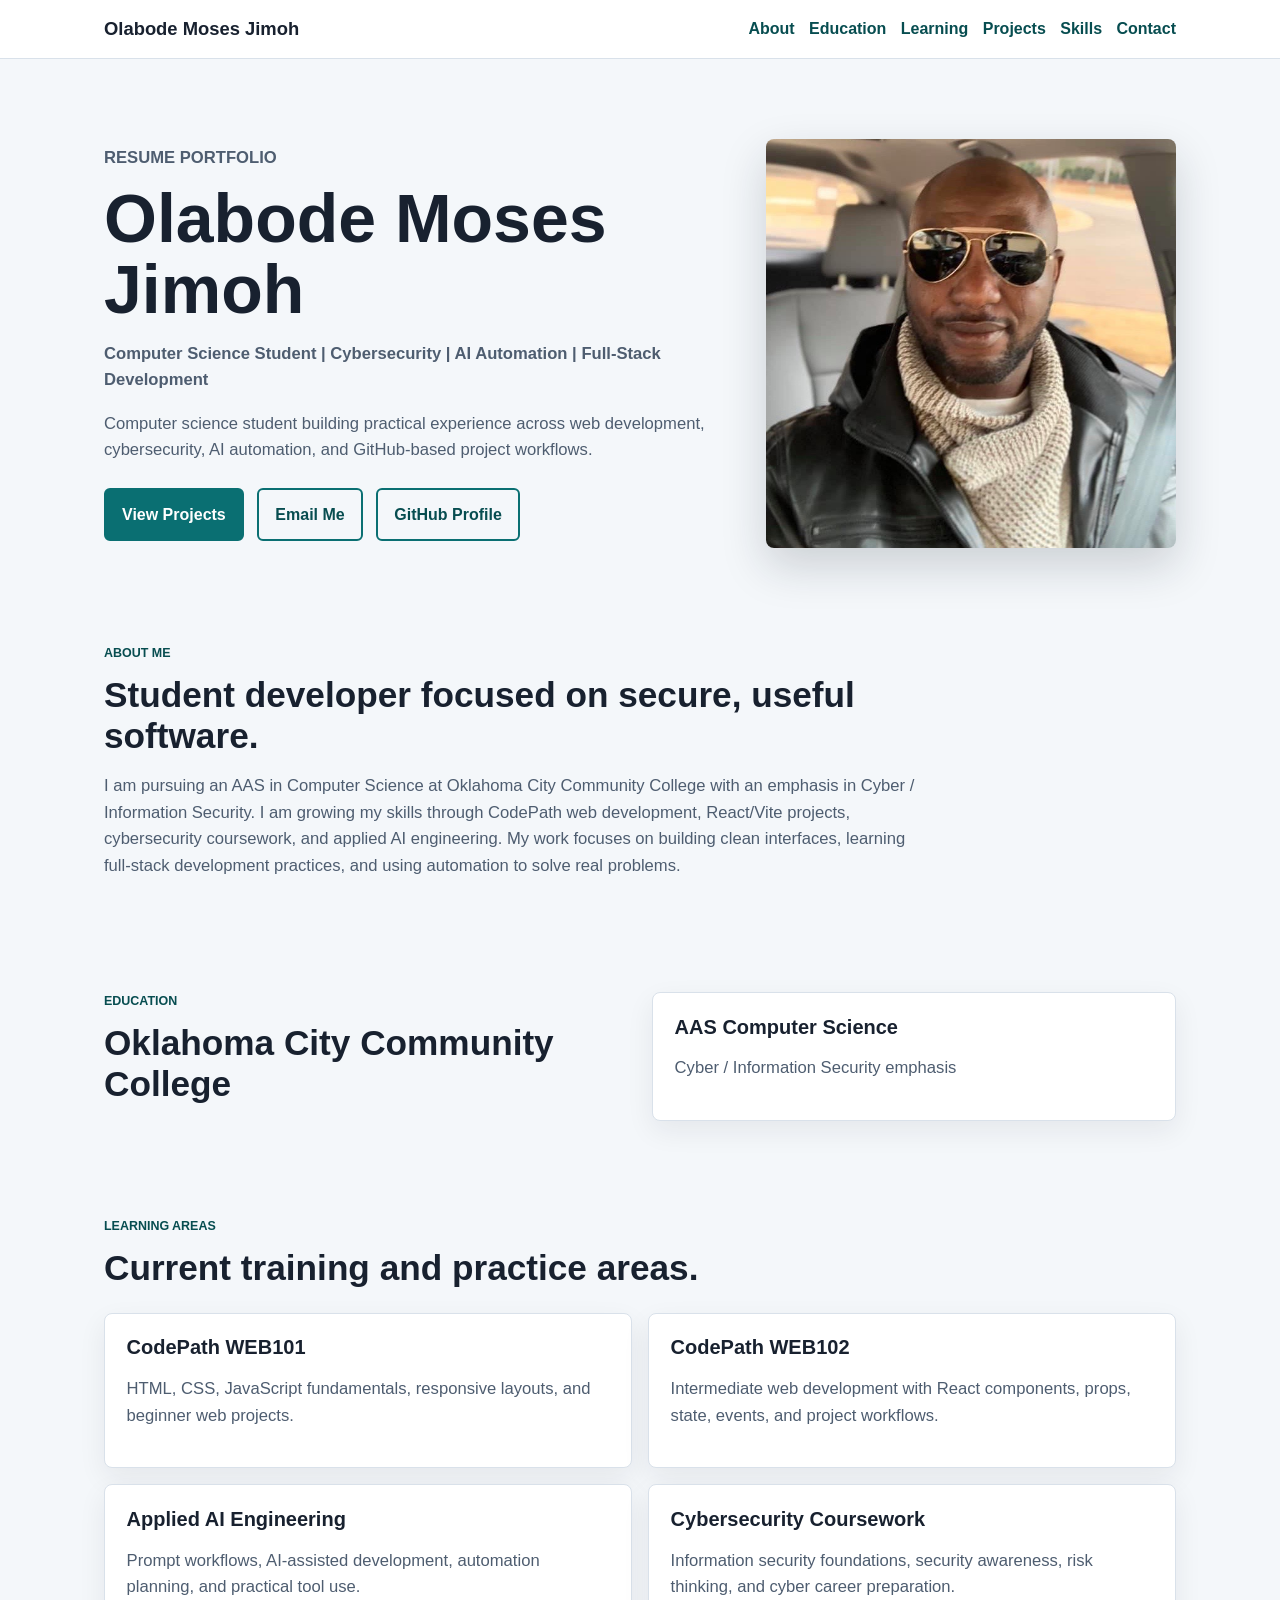
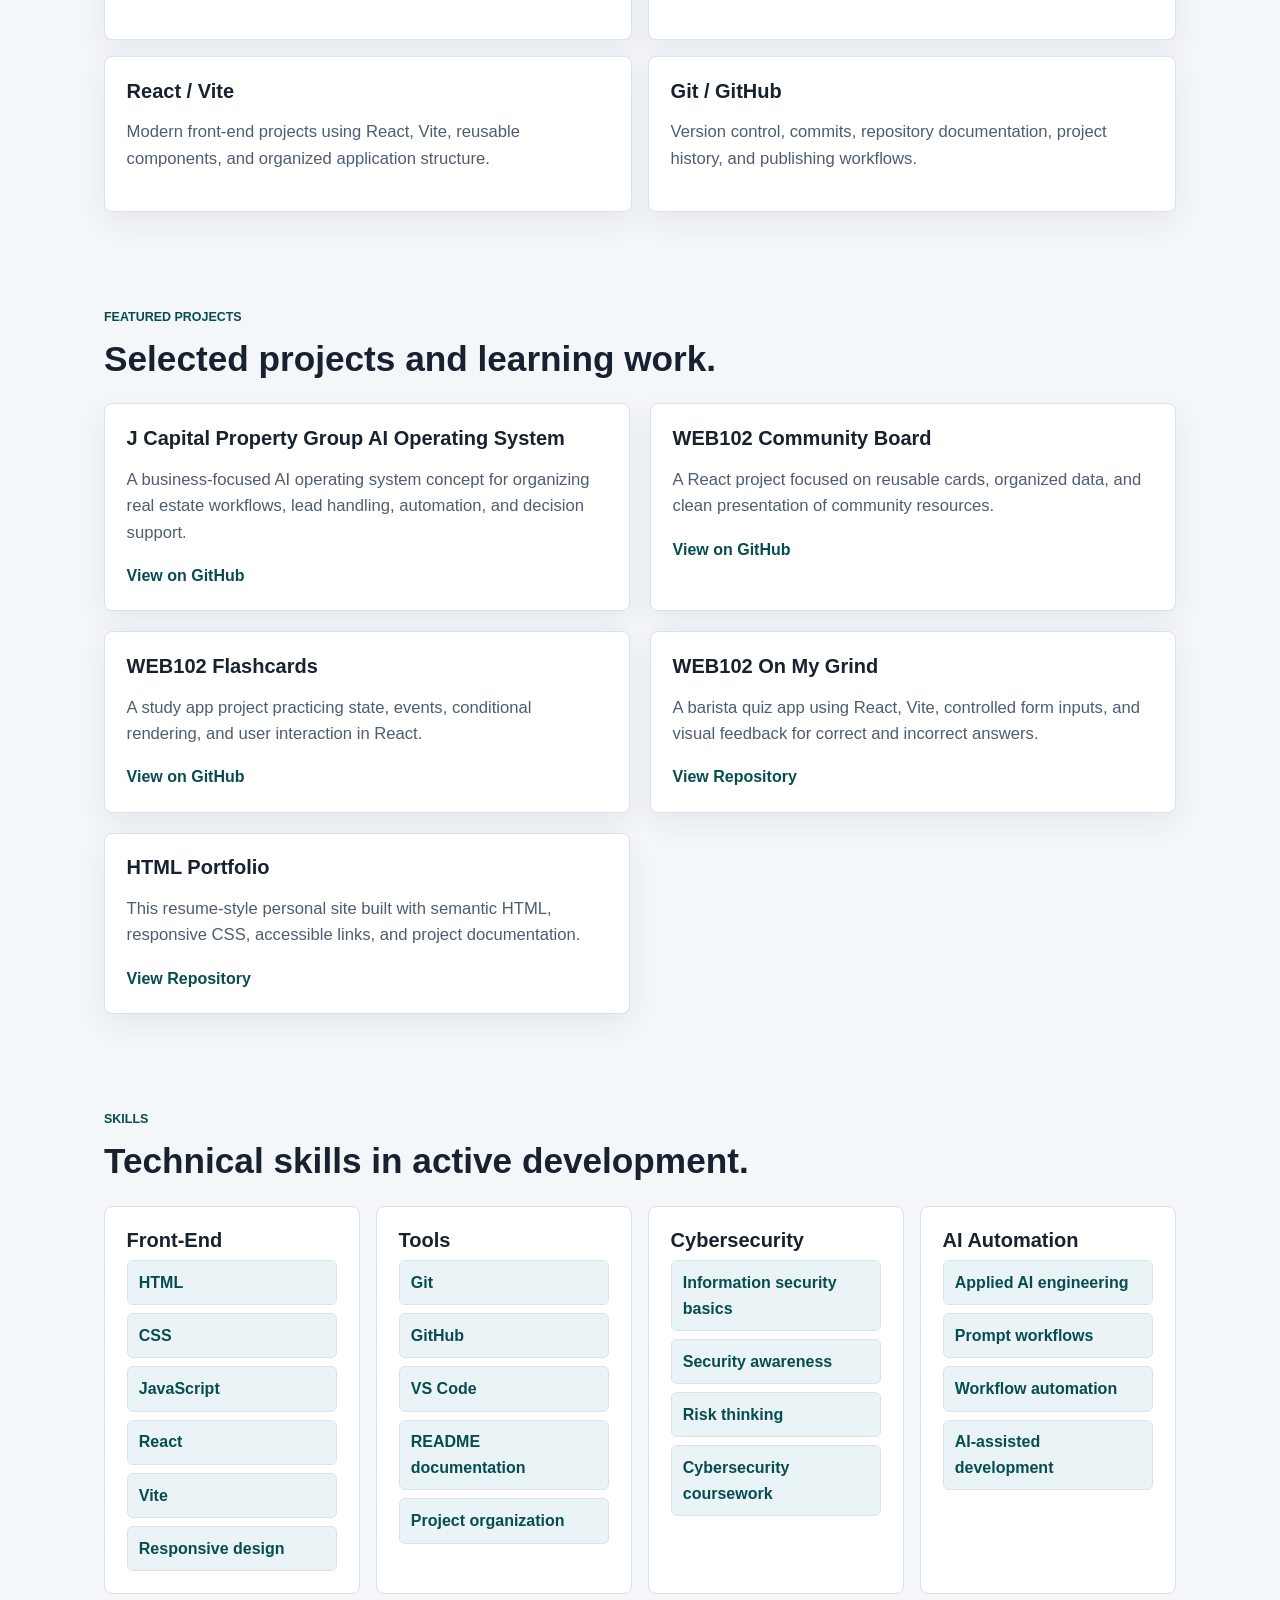
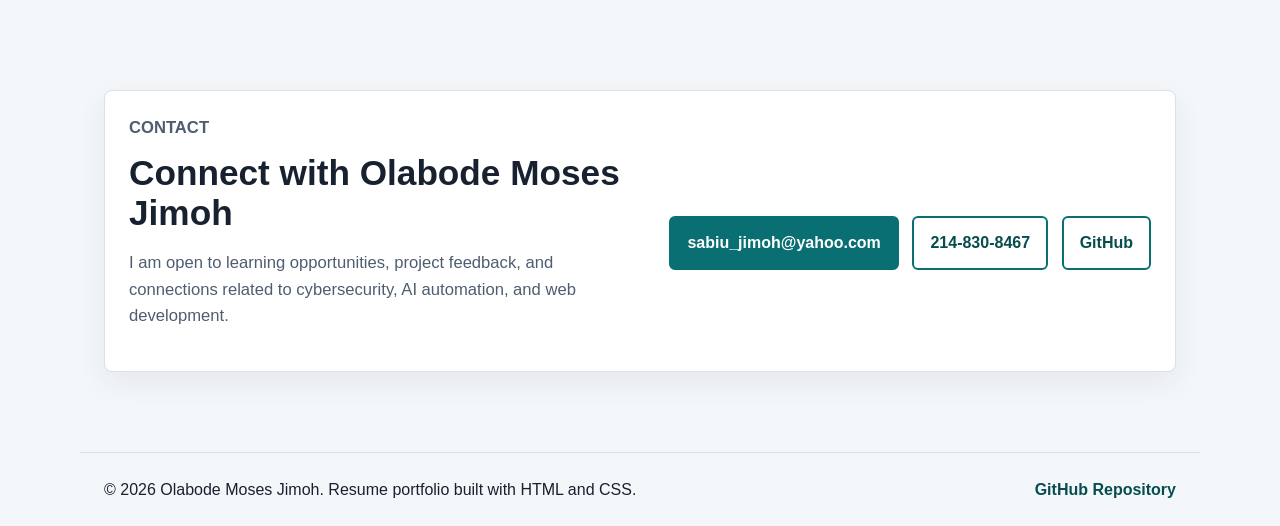
<file: index.html>
<!DOCTYPE html>
<html lang="en">
<head>
  <meta charset="UTF-8">
  <meta name="viewport" content="width=device-width, initial-scale=1.0">
  <title>Olabode Moses Jimoh | Resume Portfolio</title>
  <link rel="stylesheet" href="styles.css">
</head>
<body>
  <header class="site-header">
    <nav class="nav" aria-label="Main navigation">
      <a class="logo" href="index.html">Olabode Moses Jimoh</a>
      <div class="nav-links">
        <a href="#about">About</a>
        <a href="#education">Education</a>
        <a href="#learning">Learning</a>
        <a href="#projects">Projects</a>
        <a href="#skills">Skills</a>
        <a href="#contact">Contact</a>
      </div>
    </nav>
  </header>

  <main>
    <section class="hero">
      <div class="hero-text">
        <p class="eyebrow">Resume Portfolio</p>
        <h1>Olabode Moses Jimoh</h1>
        <p class="title-line">Computer Science Student | Cybersecurity | AI Automation | Full-Stack Development</p>
        <p>
          Computer science student building practical experience across web
          development, cybersecurity, AI automation, and GitHub-based project
          workflows.
        </p>
        <div class="hero-actions" aria-label="Primary profile actions">
          <a class="button primary" href="#projects">View Projects</a>
          <a class="button secondary" href="mailto:sabiu_jimoh@yahoo.com">Email Me</a>
          <a class="button secondary" href="https://github.com/Jimbol2023">GitHub Profile</a>
        </div>
      </div>
      <img class="profile-image" src="IMG_E3246.JPG" alt="Portrait of Olabode Moses Jimoh">
    </section>

    <section class="section" id="about" aria-labelledby="about-heading">
      <div class="section-heading">
        <p class="eyebrow">About Me</p>
        <h2 id="about-heading">Student developer focused on secure, useful software.</h2>
      </div>
      <p class="wide-text">
        I am pursuing an AAS in Computer Science at Oklahoma City Community
        College with an emphasis in Cyber / Information Security. I am growing
        my skills through CodePath web development, React/Vite projects,
        cybersecurity coursework, and applied AI engineering. My work focuses on
        building clean interfaces, learning full-stack development practices,
        and using automation to solve real problems.
      </p>
    </section>

    <section class="section split-section" id="education" aria-labelledby="education-heading">
      <div class="section-heading">
        <p class="eyebrow">Education</p>
        <h2 id="education-heading">Oklahoma City Community College</h2>
      </div>
      <div class="resume-panel">
        <h3>AAS Computer Science</h3>
        <p>Cyber / Information Security emphasis</p>
      </div>
    </section>

    <section class="section" id="learning" aria-labelledby="learning-heading">
      <div class="section-heading">
        <p class="eyebrow">Learning Areas</p>
        <h2 id="learning-heading">Current training and practice areas.</h2>
      </div>
      <div class="timeline-list">
        <article>
          <h3>CodePath WEB101</h3>
          <p>HTML, CSS, JavaScript fundamentals, responsive layouts, and beginner web projects.</p>
        </article>
        <article>
          <h3>CodePath WEB102</h3>
          <p>Intermediate web development with React components, props, state, events, and project workflows.</p>
        </article>
        <article>
          <h3>Applied AI Engineering</h3>
          <p>Prompt workflows, AI-assisted development, automation planning, and practical tool use.</p>
        </article>
        <article>
          <h3>Cybersecurity Coursework</h3>
          <p>Information security foundations, security awareness, risk thinking, and cyber career preparation.</p>
        </article>
        <article>
          <h3>React / Vite</h3>
          <p>Modern front-end projects using React, Vite, reusable components, and organized application structure.</p>
        </article>
        <article>
          <h3>Git / GitHub</h3>
          <p>Version control, commits, repository documentation, project history, and publishing workflows.</p>
        </article>
      </div>
    </section>

    <section class="section" id="projects" aria-labelledby="projects-heading">
      <div class="section-heading">
        <p class="eyebrow">Featured Projects</p>
        <h2 id="projects-heading">Selected projects and learning work.</h2>
      </div>

      <div class="project-grid">
        <article class="project-card">
          <h3>J Capital Property Group AI Operating System</h3>
          <p>
            A business-focused AI operating system concept for organizing
            real estate workflows, lead handling, automation, and decision support.
          </p>
          <a href="https://github.com/Jimbol2023">View on GitHub</a>
        </article>

        <article class="project-card">
          <h3>WEB102 Community Board</h3>
          <p>
            A React project focused on reusable cards, organized data, and clean
            presentation of community resources.
          </p>
          <a href="https://github.com/Jimbol2023">View on GitHub</a>
        </article>

        <article class="project-card">
          <h3>WEB102 Flashcards</h3>
          <p>
            A study app project practicing state, events, conditional rendering,
            and user interaction in React.
          </p>
          <a href="https://github.com/Jimbol2023">View on GitHub</a>
        </article>

        <article class="project-card">
          <h3>WEB102 On My Grind</h3>
          <p>
            A barista quiz app using React, Vite, controlled form inputs, and
            visual feedback for correct and incorrect answers.
          </p>
          <a href="https://github.com/Jimbol2023/web102-unit3-on-my-grind">View Repository</a>
        </article>

        <article class="project-card">
          <h3>HTML Portfolio</h3>
          <p>
            This resume-style personal site built with semantic HTML, responsive
            CSS, accessible links, and project documentation.
          </p>
          <a href="https://github.com/Jimbol2023/html-portfolio">View Repository</a>
        </article>
      </div>
    </section>

    <section class="section" id="skills" aria-labelledby="skills-heading">
      <div class="section-heading">
        <p class="eyebrow">Skills</p>
        <h2 id="skills-heading">Technical skills in active development.</h2>
      </div>
      <div class="skills-grid">
        <article class="skill-group">
          <h3>Front-End</h3>
          <ul>
            <li>HTML</li>
            <li>CSS</li>
            <li>JavaScript</li>
            <li>React</li>
            <li>Vite</li>
            <li>Responsive design</li>
          </ul>
        </article>
        <article class="skill-group">
          <h3>Tools</h3>
          <ul>
            <li>Git</li>
            <li>GitHub</li>
            <li>VS Code</li>
            <li>README documentation</li>
            <li>Project organization</li>
          </ul>
        </article>
        <article class="skill-group">
          <h3>Cybersecurity</h3>
          <ul>
            <li>Information security basics</li>
            <li>Security awareness</li>
            <li>Risk thinking</li>
            <li>Cybersecurity coursework</li>
          </ul>
        </article>
        <article class="skill-group">
          <h3>AI Automation</h3>
          <ul>
            <li>Applied AI engineering</li>
            <li>Prompt workflows</li>
            <li>Workflow automation</li>
            <li>AI-assisted development</li>
          </ul>
        </article>
      </div>
    </section>

    <section class="section" id="contact" aria-labelledby="contact-heading">
      <div class="contact-panel">
        <div>
          <p class="eyebrow">Contact</p>
          <h2 id="contact-heading">Connect with Olabode Moses Jimoh</h2>
          <p>
            I am open to learning opportunities, project feedback, and connections
            related to cybersecurity, AI automation, and web development.
          </p>
        </div>
        <div class="contact-links" aria-label="Contact links">
          <a class="button primary" href="mailto:sabiu_jimoh@yahoo.com">sabiu_jimoh@yahoo.com</a>
          <a class="button secondary" href="tel:2148308467">214-830-8467</a>
          <a class="button secondary" href="https://github.com/Jimbol2023">GitHub</a>
        </div>
      </div>
    </section>
  </main>

  <footer class="site-footer">
    <p>&copy; 2026 Olabode Moses Jimoh. Resume portfolio built with HTML and CSS.</p>
    <a href="https://github.com/Jimbol2023/html-portfolio">GitHub Repository</a>
  </footer>
</body>
</html>
</file>
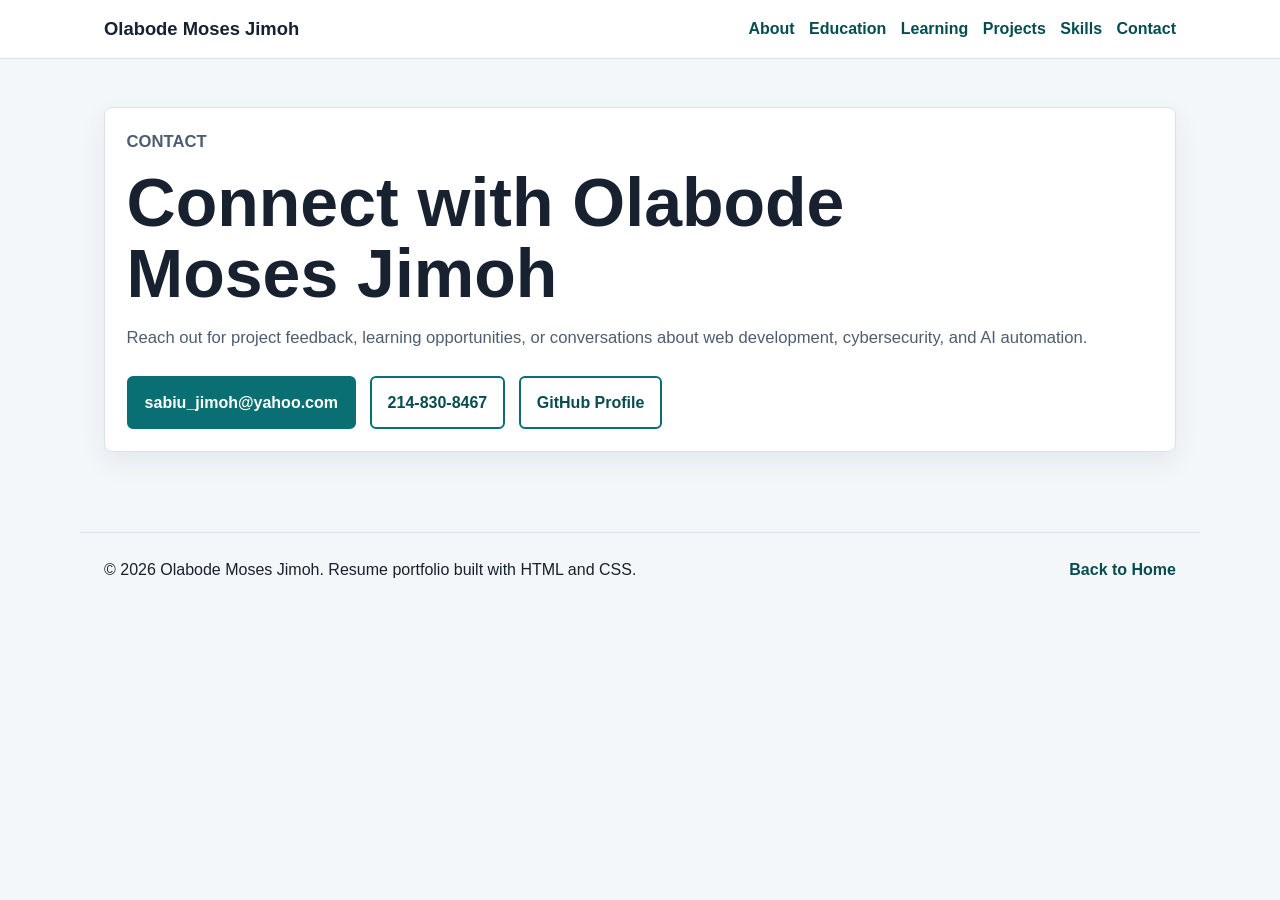
<file: contact.html>
<!DOCTYPE html>
<html lang="en">
<head>
  <meta charset="UTF-8">
  <meta name="viewport" content="width=device-width, initial-scale=1.0">
  <title>Contact | Olabode Moses Jimoh</title>
  <link rel="stylesheet" href="styles.css">
</head>
<body>
  <header class="site-header">
    <nav class="nav" aria-label="Main navigation">
      <a class="logo" href="index.html">Olabode Moses Jimoh</a>
      <div class="nav-links">
        <a href="index.html#about">About</a>
        <a href="index.html#education">Education</a>
        <a href="index.html#learning">Learning</a>
        <a href="index.html#projects">Projects</a>
        <a href="index.html#skills">Skills</a>
        <a href="contact.html" aria-current="page">Contact</a>
      </div>
    </nav>
  </header>

  <main class="page">
    <section class="content-panel">
      <p class="eyebrow">Contact</p>
      <h1>Connect with Olabode Moses Jimoh</h1>
      <p>
        Reach out for project feedback, learning opportunities, or conversations
        about web development, cybersecurity, and AI automation.
      </p>
      <div class="hero-actions" aria-label="Contact options">
        <a class="button primary" href="mailto:sabiu_jimoh@yahoo.com">sabiu_jimoh@yahoo.com</a>
        <a class="button secondary" href="tel:2148308467">214-830-8467</a>
        <a class="button secondary" href="https://github.com/Jimbol2023">GitHub Profile</a>
      </div>
    </section>
  </main>

  <footer class="site-footer">
    <p>&copy; 2026 Olabode Moses Jimoh. Resume portfolio built with HTML and CSS.</p>
    <a href="index.html">Back to Home</a>
  </footer>
</body>
</html>
</file>
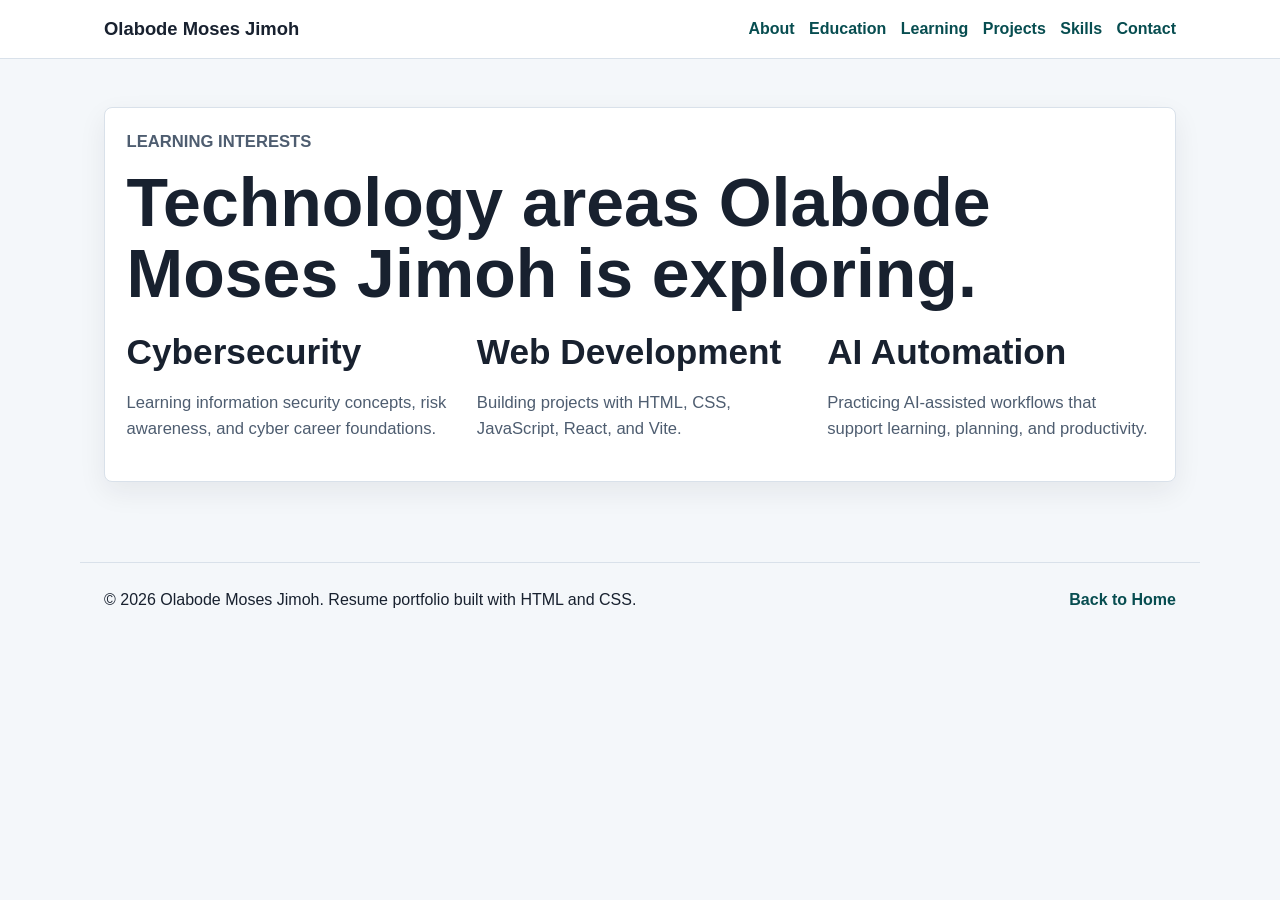
<file: myhobbies.html>
<!DOCTYPE html>
<html lang="en">
<head>
  <meta charset="UTF-8">
  <meta name="viewport" content="width=device-width, initial-scale=1.0">
  <title>Learning Interests | Olabode Moses Jimoh</title>
  <link rel="stylesheet" href="styles.css">
</head>
<body>
  <header class="site-header">
    <nav class="nav" aria-label="Main navigation">
      <a class="logo" href="index.html">Olabode Moses Jimoh</a>
      <div class="nav-links">
        <a href="index.html#about">About</a>
        <a href="index.html#education">Education</a>
        <a href="index.html#learning">Learning</a>
        <a href="index.html#projects">Projects</a>
        <a href="index.html#skills">Skills</a>
        <a href="contact.html">Contact</a>
      </div>
    </nav>
  </header>

  <main class="page">
    <section class="content-panel">
      <p class="eyebrow">Learning Interests</p>
      <h1>Technology areas Olabode Moses Jimoh is exploring.</h1>
      <div class="hobby-list">
        <article>
          <h2>Cybersecurity</h2>
          <p>Learning information security concepts, risk awareness, and cyber career foundations.</p>
        </article>
        <article>
          <h2>Web Development</h2>
          <p>Building projects with HTML, CSS, JavaScript, React, and Vite.</p>
        </article>
        <article>
          <h2>AI Automation</h2>
          <p>Practicing AI-assisted workflows that support learning, planning, and productivity.</p>
        </article>
      </div>
    </section>
  </main>

  <footer class="site-footer">
    <p>&copy; 2026 Olabode Moses Jimoh. Resume portfolio built with HTML and CSS.</p>
    <a href="index.html">Back to Home</a>
  </footer>
</body>
</html>
</file>
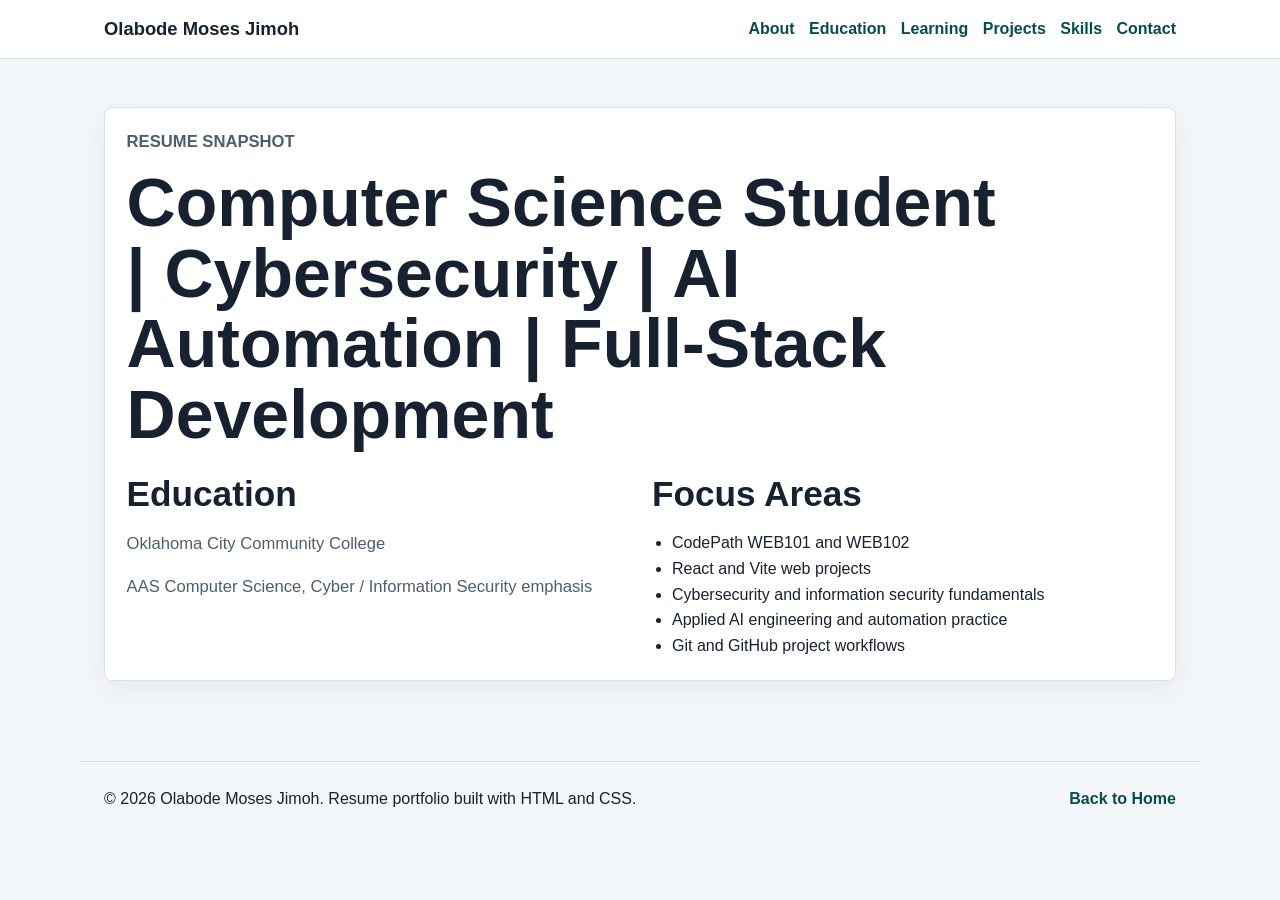
<file: myresume.html>
<!DOCTYPE html>
<html lang="en">
<head>
  <meta charset="UTF-8">
  <meta name="viewport" content="width=device-width, initial-scale=1.0">
  <title>Resume | Olabode Moses Jimoh</title>
  <link rel="stylesheet" href="styles.css">
</head>
<body>
  <header class="site-header">
    <nav class="nav" aria-label="Main navigation">
      <a class="logo" href="index.html">Olabode Moses Jimoh</a>
      <div class="nav-links">
        <a href="index.html#about">About</a>
        <a href="index.html#education">Education</a>
        <a href="index.html#learning">Learning</a>
        <a href="index.html#projects">Projects</a>
        <a href="index.html#skills">Skills</a>
        <a href="contact.html">Contact</a>
      </div>
    </nav>
  </header>

  <main class="page">
    <section class="content-panel">
      <p class="eyebrow">Resume Snapshot</p>
      <h1>Computer Science Student | Cybersecurity | AI Automation | Full-Stack Development</h1>
      <div class="resume-grid">
        <section>
          <h2>Education</h2>
          <p>Oklahoma City Community College</p>
          <p>AAS Computer Science, Cyber / Information Security emphasis</p>
        </section>

        <section>
          <h2>Focus Areas</h2>
          <ul>
            <li>CodePath WEB101 and WEB102</li>
            <li>React and Vite web projects</li>
            <li>Cybersecurity and information security fundamentals</li>
            <li>Applied AI engineering and automation practice</li>
            <li>Git and GitHub project workflows</li>
          </ul>
        </section>
      </div>
    </section>
  </main>

  <footer class="site-footer">
    <p>&copy; 2026 Olabode Moses Jimoh. Resume portfolio built with HTML and CSS.</p>
    <a href="index.html">Back to Home</a>
  </footer>
</body>
</html>
</file>
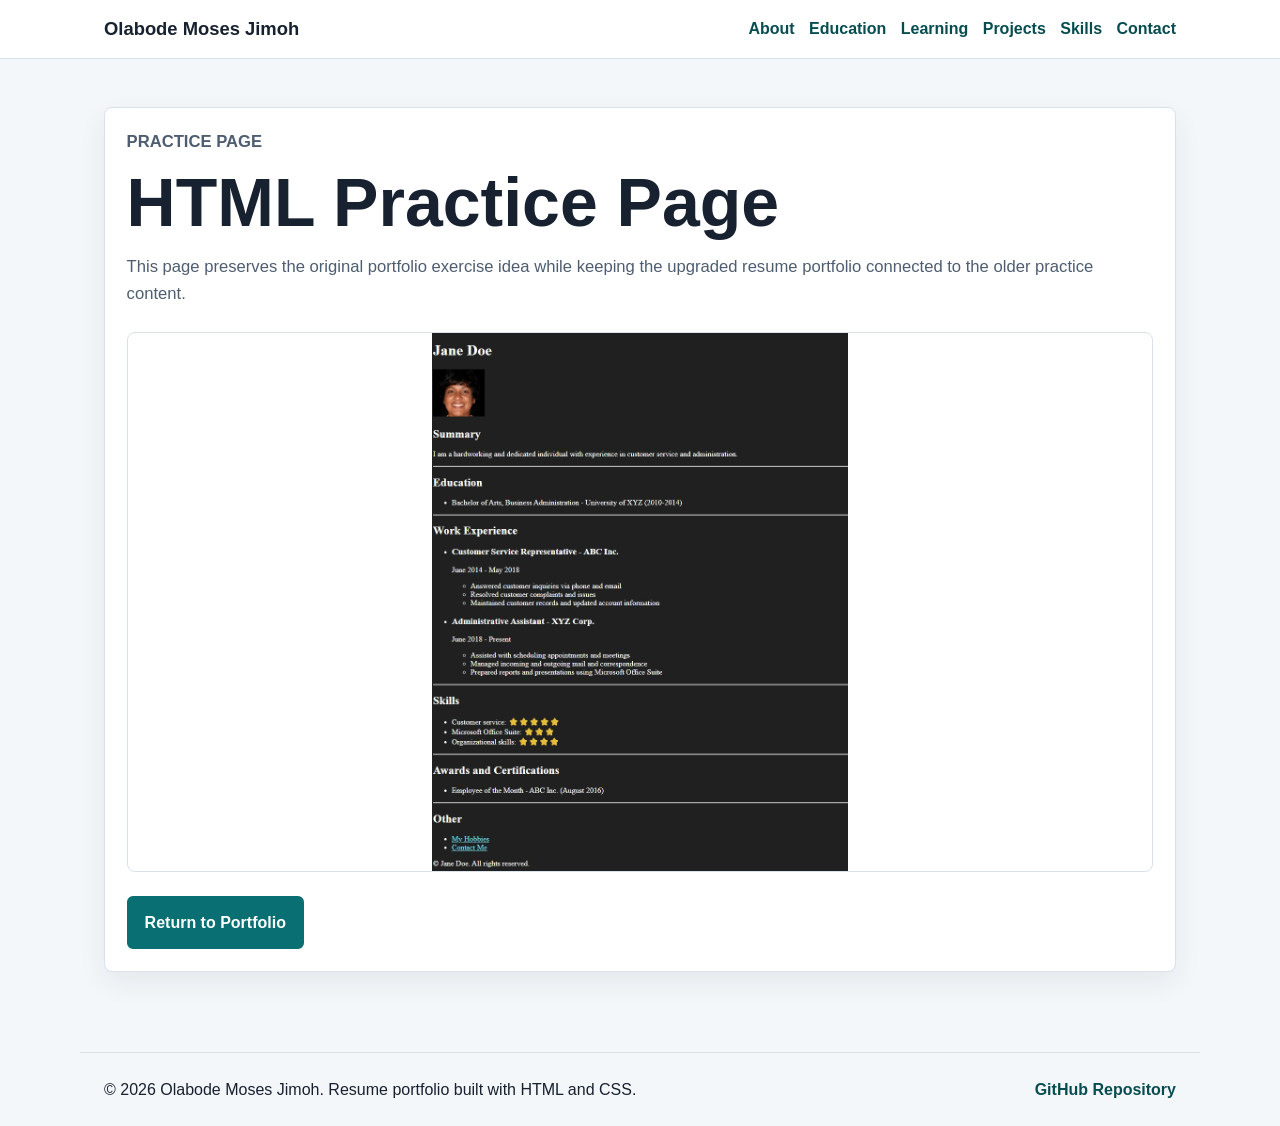
<file: solution.html>
<!DOCTYPE html>
<html lang="en">
<head>
  <meta charset="UTF-8">
  <meta name="viewport" content="width=device-width, initial-scale=1.0">
  <title>HTML Practice Page | Olabode Moses Jimoh</title>
  <link rel="stylesheet" href="styles.css">
</head>
<body>
  <header class="site-header">
    <nav class="nav" aria-label="Main navigation">
      <a class="logo" href="index.html">Olabode Moses Jimoh</a>
      <div class="nav-links">
        <a href="index.html#about">About</a>
        <a href="index.html#education">Education</a>
        <a href="index.html#learning">Learning</a>
        <a href="index.html#projects">Projects</a>
        <a href="index.html#skills">Skills</a>
        <a href="contact.html">Contact</a>
      </div>
    </nav>
  </header>

  <main class="page">
    <section class="content-panel">
      <p class="eyebrow">Practice Page</p>
      <h1>HTML Practice Page</h1>
      <p>
        This page preserves the original portfolio exercise idea while keeping
        the upgraded resume portfolio connected to the older practice content.
      </p>
      <img class="preview-image" src="Screenshot_26-10-2025_144842_appbrewery.github.io.jpeg" alt="Screenshot of an HTML portfolio practice example">
      <a class="button primary" href="index.html">Return to Portfolio</a>
    </section>
  </main>

  <footer class="site-footer">
    <p>&copy; 2026 Olabode Moses Jimoh. Resume portfolio built with HTML and CSS.</p>
    <a href="https://github.com/Jimbol2023/html-portfolio">GitHub Repository</a>
  </footer>
</body>
</html>
</file>
<file: styles.css>
:root {
  --bg: #f4f7fa;
  --surface: #ffffff;
  --text: #18212f;
  --muted: #4e5d70;
  --accent: #0a6f72;
  --accent-dark: #074d50;
  --line: #d9e1ea;
  --soft: #eaf3f5;
  --focus: #b45309;
}

* {
  box-sizing: border-box;
}

html {
  scroll-behavior: smooth;
}

body {
  margin: 0;
  background: var(--bg);
  color: var(--text);
  font-family: Arial, Helvetica, sans-serif;
  line-height: 1.6;
}

a {
  color: var(--accent-dark);
  font-weight: 700;
  text-decoration: none;
}

a:hover,
a:focus {
  text-decoration: underline;
}

a:focus-visible,
.button:focus-visible {
  outline: 3px solid var(--focus);
  outline-offset: 3px;
}

img {
  display: block;
  max-width: 100%;
}

.site-header {
  background: rgba(255, 255, 255, 0.96);
  border-bottom: 1px solid var(--line);
  position: sticky;
  top: 0;
  z-index: 10;
}

.nav {
  align-items: center;
  display: flex;
  gap: 1rem;
  justify-content: space-between;
  margin: 0 auto;
  max-width: 1120px;
  padding: 1rem 1.5rem;
}

.logo {
  color: var(--text);
  font-size: 1.15rem;
  line-height: 1.2;
}

.nav-links {
  display: flex;
  flex-wrap: wrap;
  gap: 0.9rem;
  justify-content: flex-end;
}

.hero {
  align-items: center;
  display: grid;
  gap: 3rem;
  grid-template-columns: minmax(0, 1.2fr) minmax(240px, 0.8fr);
  margin: 0 auto;
  max-width: 1120px;
  padding: 5rem 1.5rem 3rem;
}

.hero h1,
.page h1 {
  font-size: clamp(2.55rem, 8vw, 4.25rem);
  line-height: 1.04;
  margin: 0 0 1rem;
  max-width: 900px;
}

.title-line {
  color: var(--accent-dark);
  font-size: 1.25rem;
  font-weight: 800;
  margin: 0 0 1rem;
  overflow-wrap: anywhere;
}

.hero p,
.wide-text,
.resume-panel p,
.timeline-list p,
.project-card p,
.contact-panel p,
.content-panel p {
  color: var(--muted);
  font-size: 1.04rem;
  overflow-wrap: break-word;
}

.eyebrow {
  color: var(--accent-dark);
  font-size: 0.78rem;
  font-weight: 800;
  letter-spacing: 0;
  margin: 0 0 0.7rem;
  text-transform: uppercase;
}

.hero-actions,
.contact-links {
  display: flex;
  flex-wrap: wrap;
  gap: 0.85rem;
  margin-top: 1.5rem;
}

.button {
  border: 2px solid var(--accent);
  border-radius: 6px;
  display: inline-block;
  padding: 0.75rem 1rem;
  text-align: center;
}

.button.primary {
  background: var(--accent);
  color: #ffffff;
}

.button.secondary {
  color: var(--accent-dark);
}

.profile-image {
  aspect-ratio: 1;
  border-radius: 8px;
  box-shadow: 0 18px 45px rgba(24, 33, 47, 0.18);
  object-fit: cover;
  width: 100%;
}

.section,
.page {
  margin: 0 auto;
  max-width: 1120px;
  padding: 3rem 1.5rem;
}

.section-heading {
  max-width: 760px;
}

.section h2,
.content-panel h2,
.contact-panel h2 {
  font-size: 2.2rem;
  line-height: 1.15;
  margin: 0 0 1rem;
}

.wide-text {
  max-width: 820px;
}

.split-section {
  align-items: start;
  display: grid;
  gap: 1.5rem;
  grid-template-columns: 1fr 1fr;
}

.resume-panel,
.project-card,
.content-panel,
.contact-panel,
.timeline-list article {
  background: var(--surface);
  border: 1px solid var(--line);
  border-radius: 8px;
  box-shadow: 0 10px 28px rgba(24, 33, 47, 0.07);
}

.resume-panel,
.project-card,
.content-panel,
.timeline-list article,
.skill-group {
  padding: 1.35rem;
}

.resume-panel h3,
.timeline-list h3,
.project-card h3,
.skill-group h3 {
  font-size: 1.25rem;
  line-height: 1.2;
  margin: 0 0 0.5rem;
}

.timeline-list {
  display: grid;
  gap: 1rem;
  grid-template-columns: repeat(2, minmax(0, 1fr));
  margin-top: 1.5rem;
}

.project-grid {
  display: grid;
  gap: 1.25rem;
  grid-template-columns: repeat(2, minmax(0, 1fr));
  margin-top: 1.5rem;
}

.skills-grid {
  display: grid;
  gap: 1rem;
  grid-template-columns: repeat(4, minmax(0, 1fr));
  margin: 1.5rem 0 0;
}

.skill-group {
  background: var(--surface);
  border: 1px solid var(--line);
  border-radius: 8px;
}

.skill-group ul {
  display: grid;
  gap: 0.5rem;
  list-style: none;
  margin: 0;
  padding: 0;
}

.skill-group li {
  background: var(--soft);
  border: 1px solid var(--line);
  border-radius: 6px;
  color: var(--accent-dark);
  font-weight: 800;
  padding: 0.55rem 0.7rem;
}

.contact-panel {
  align-items: center;
  display: grid;
  gap: 1.5rem;
  grid-template-columns: 1fr auto;
  padding: 1.5rem;
}

.resume-grid,
.hobby-list {
  display: grid;
  gap: 1.5rem;
  grid-template-columns: repeat(2, minmax(0, 1fr));
  margin-top: 1.5rem;
}

.hobby-list {
  grid-template-columns: repeat(3, minmax(0, 1fr));
}

.resume-grid ul,
.content-panel ul {
  margin: 0;
  padding-left: 1.25rem;
}

.preview-image {
  border: 1px solid var(--line);
  border-radius: 8px;
  margin: 1.5rem 0;
  max-height: 540px;
  object-fit: contain;
  width: 100%;
}

.site-footer {
  align-items: center;
  border-top: 1px solid var(--line);
  display: flex;
  flex-wrap: wrap;
  gap: 1rem;
  justify-content: space-between;
  margin: 2rem auto 0;
  max-width: 1120px;
  padding: 1.5rem;
}

.site-footer p {
  margin: 0;
}

@media (max-width: 960px) {
  .skills-grid {
    grid-template-columns: repeat(2, minmax(0, 1fr));
  }
}

@media (max-width: 760px) {
  .nav {
    align-items: flex-start;
    flex-direction: column;
  }

  .nav-links {
    gap: 0.75rem;
    justify-content: flex-start;
  }

  .hero,
  .split-section,
  .timeline-list,
  .project-grid,
  .skills-grid,
  .resume-grid,
  .hobby-list,
  .contact-panel {
    grid-template-columns: 1fr;
  }

  .hero {
    padding-top: 3rem;
  }

  .hero-actions,
  .contact-links {
    width: 100%;
  }

  .button {
    width: 100%;
  }

  .title-line {
    font-size: 1.05rem;
  }

  .section h2,
  .content-panel h2,
  .contact-panel h2 {
    font-size: 1.65rem;
  }

  .hero p,
  .wide-text,
  .resume-panel p,
  .timeline-list p,
  .project-card p,
  .contact-panel p,
  .content-panel p {
    font-size: 1rem;
  }

  .contact-links {
    margin-top: 0;
  }
}
</file>
